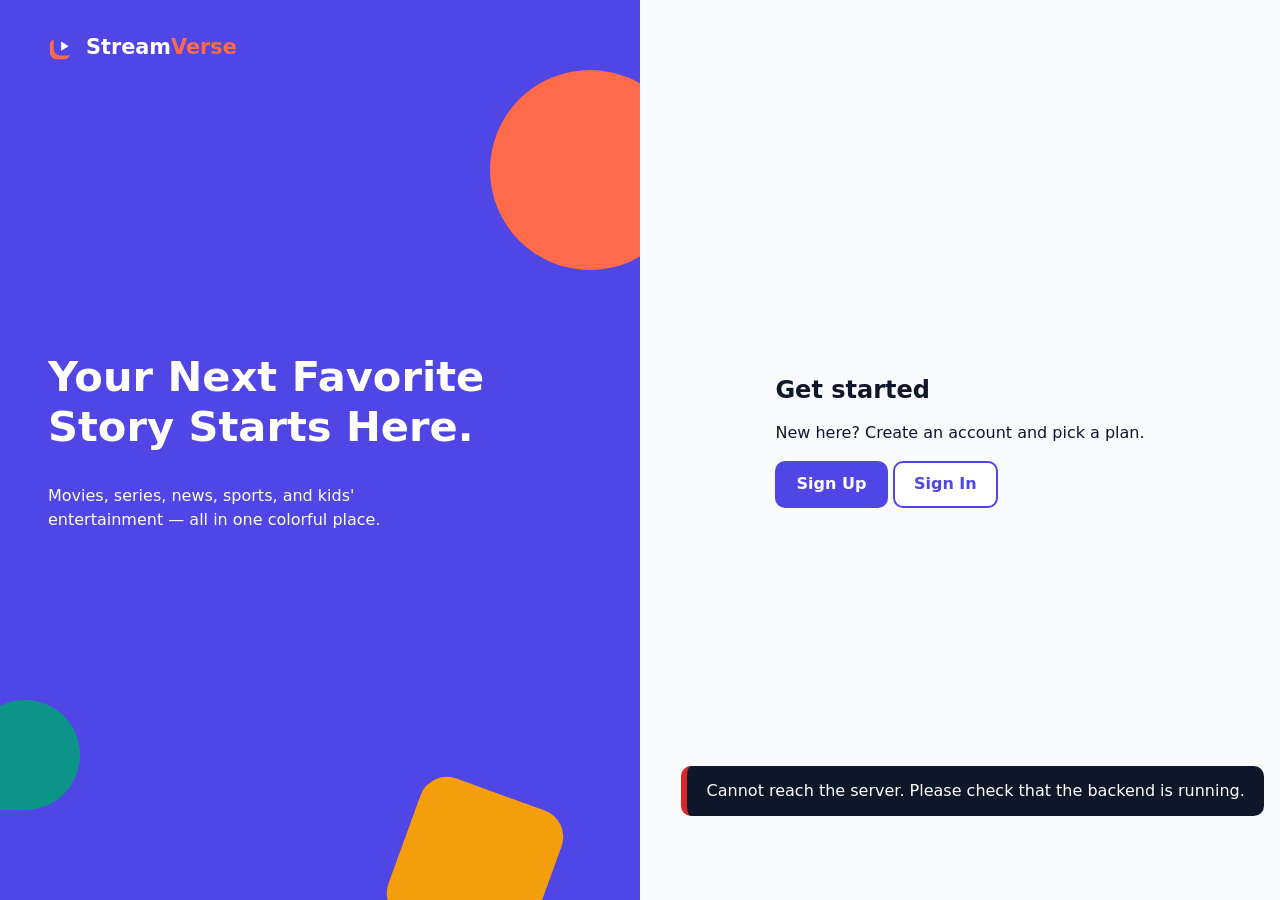
<file: frontend/index.html>
<!doctype html>
<html lang="en">
  <head>
    <meta charset="utf-8" />
    <meta name="viewport" content="width=device-width,initial-scale=1" />
    <title>StreamVerse – Welcome</title>
    <link rel="stylesheet" href="css/style.css" />
  </head>
  <body data-page="index">
    <div class="auth">
      <section class="aside">
        <a class="logo" href="index.html"></a><span class="sh s1"></span
        ><span class="sh s2"></span><span class="sh s3"></span>
        <h1>Your Next Favorite Story Starts Here.</h1>
        <p>
          Movies, series, news, sports, and kids' entertainment — all in one colorful
          place.
        </p>
      </section>
      <main class="form">
        <div>
          <h2>Get started</h2>
          <p>New here? Create an account and pick a plan.</p>
          <p>
            <a class="btn" href="signup.html">Sign Up</a>
            <a class="btn sec" href="login.html">Sign In</a>
          </p>
        </div>
      </main>
    </div>
    <script src="js/api.js"></script>
    <script src="js/app.js"></script>
  </body>
</html>
</file>
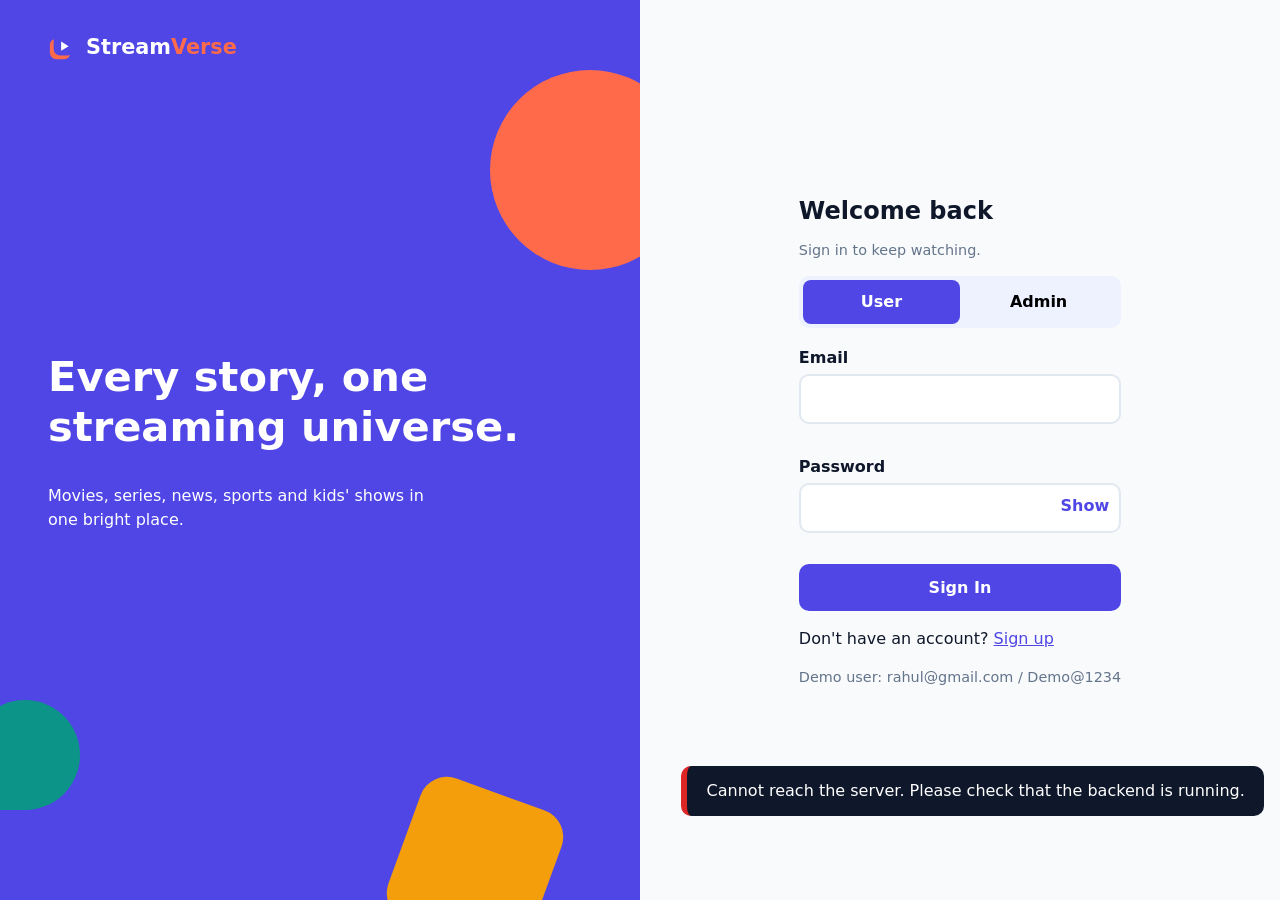
<file: frontend/admin.html>
<!doctype html>
<html lang="en">
  <head>
    <meta charset="utf-8" />
    <meta name="viewport" content="width=device-width,initial-scale=1" />
    <title>StreamVerse – Admin</title>
    <link rel="stylesheet" href="css/style.css" />
  </head>
  <body data-page="admin">
    <div class="adm">
      <aside class="side" id="side"></aside>
      <main id="main" style="width: 100%"></main>
    </div>
    <script src="js/api.js"></script>
    <script src="js/app.js"></script>
  </body>
</html>
</file>
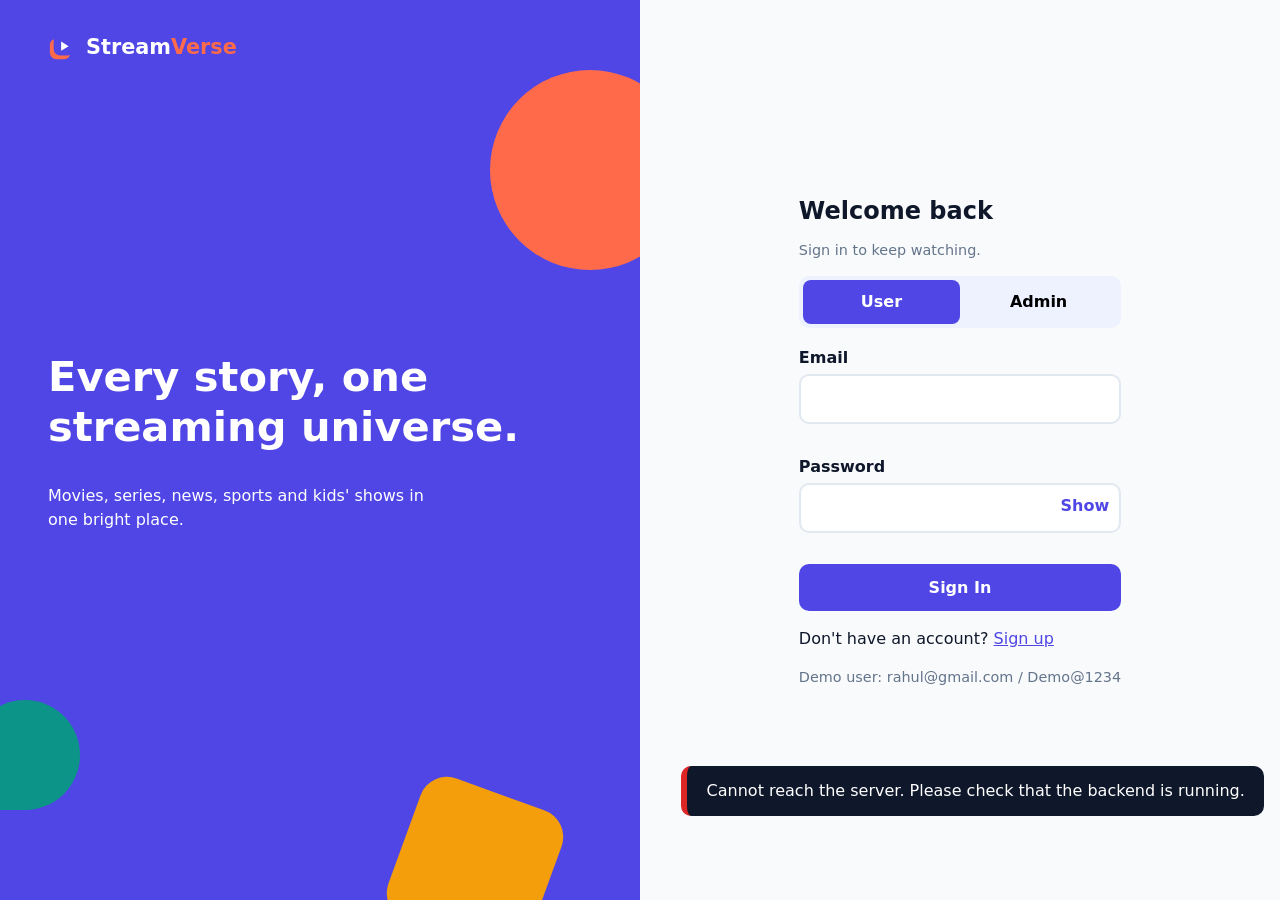
<file: frontend/browse.html>
<!doctype html>
<html lang="en">
  <head>
    <meta charset="utf-8" />
    <meta name="viewport" content="width=device-width,initial-scale=1" />
    <title>StreamVerse – Browse</title>
    <link rel="stylesheet" href="css/style.css" />
  </head>
  <body data-page="browse">
    <header class="nav" id="nav"></header>
    <main>
      <section class="hero">
        <span class="sh s1"></span><span class="sh s2"></span>
        <h1>Your Next Favorite Story Starts Here.</h1>
        <p>
          Movies, series, news, sports, and kids' entertainment — all in one colorful
          place.
        </p>
        <button class="btn co" id="go">Explore Categories</button>
      </section>
      <div id="ban"></div>
      <div class="bar">
        <div
          class="chips"
          id="chips"
          role="group"
          aria-label="Categories"
          style="flex: 1"
        ></div>
        <input
          id="q"
          type="search"
          placeholder="Search titles…"
          aria-label="Search titles"
        />
      </div>
      <div class="grid" id="grid"></div>
    </main>
    <script src="js/api.js"></script>
    <script src="js/app.js"></script>
  </body>
</html>
</file>
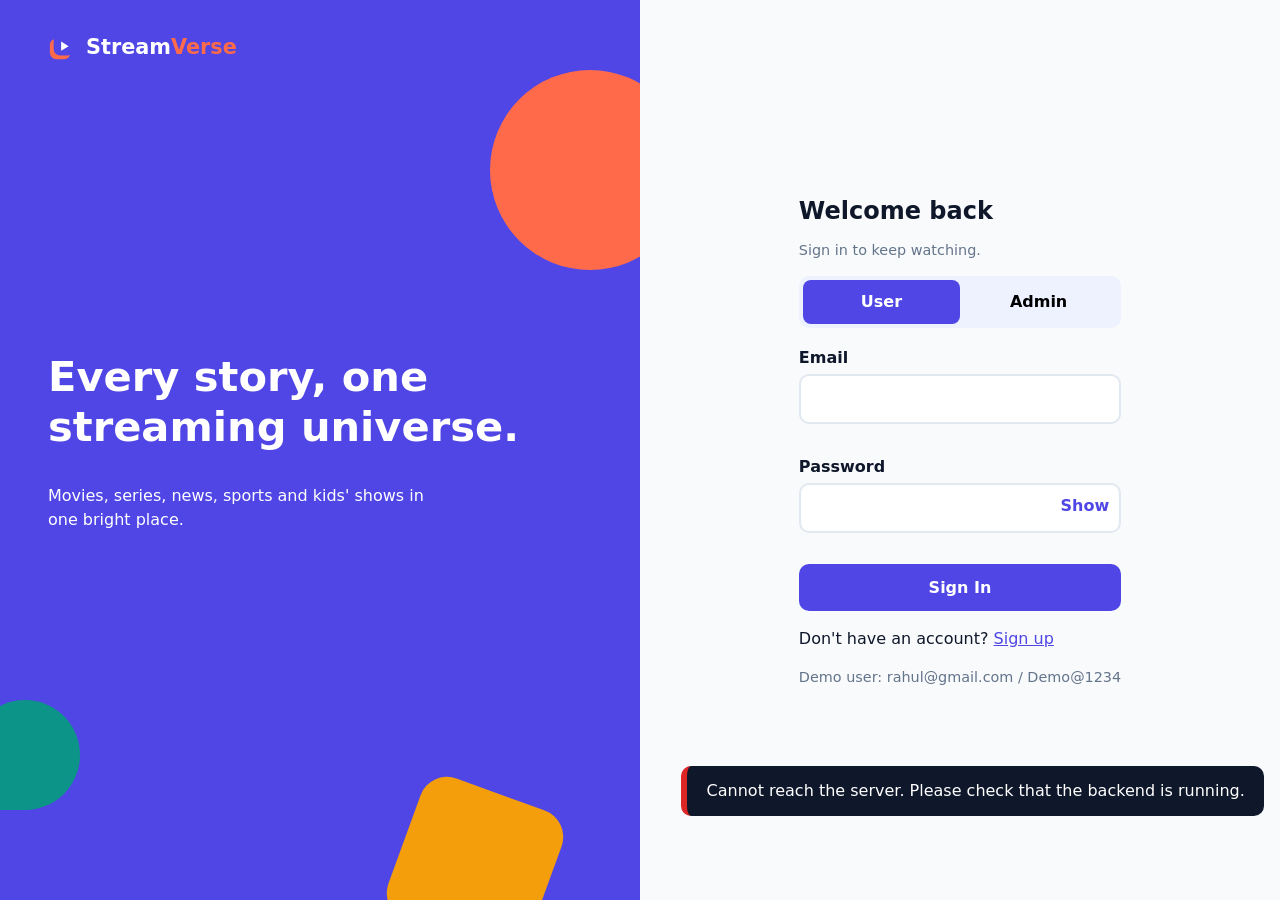
<file: frontend/login.html>
<!doctype html>
<html lang="en">
  <head>
    <meta charset="utf-8" />
    <meta name="viewport" content="width=device-width,initial-scale=1" />
    <title>StreamVerse – Sign In</title>
    <link rel="stylesheet" href="css/style.css" />
  </head>
  <body data-page="login">
    <div class="auth">
      <section class="aside">
        <a class="logo" href="index.html"></a><span class="sh s1"></span
        ><span class="sh s2"></span><span class="sh s3"></span>
        <h1>Every story, one streaming universe.</h1>
        <p>Movies, series, news, sports and kids' shows in one bright place.</p>
      </section>
      <main class="form"><div id="card"></div></main>
    </div>
    <script src="js/api.js"></script>
    <script src="js/app.js"></script>
  </body>
</html>
</file>
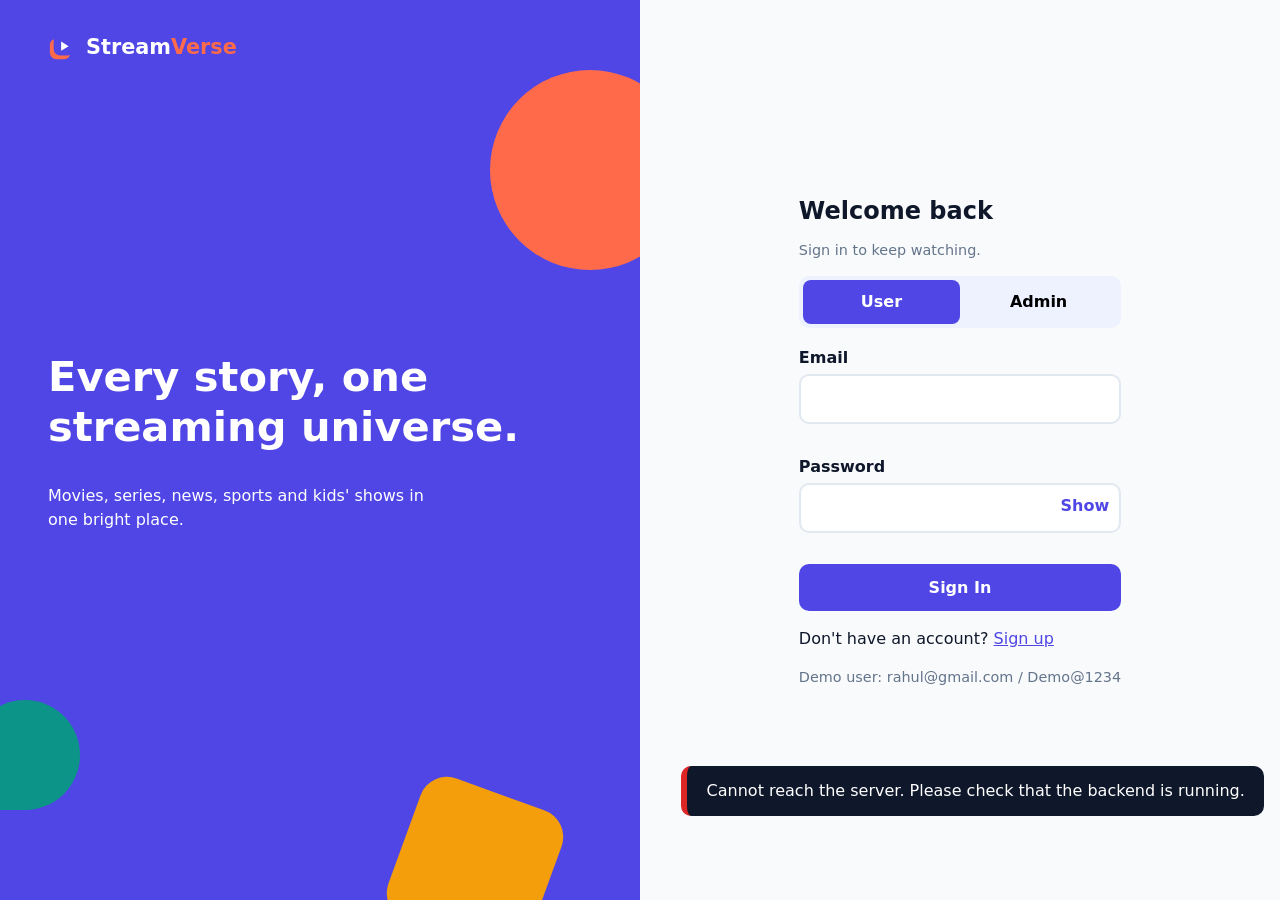
<file: frontend/my-subscription.html>
<!doctype html>
<html lang="en">
  <head>
    <meta charset="utf-8" />
    <meta name="viewport" content="width=device-width,initial-scale=1" />
    <title>StreamVerse – Profile & Subscription</title>
    <link rel="stylesheet" href="css/style.css" />
  </head>
  <body data-page="profile">
    <header class="nav" id="nav"></header>
    <main>
      <h1>Your profile</h1>
      <div id="pf"></div>
    </main>
    <script src="js/api.js"></script>
    <script src="js/app.js"></script>
  </body>
</html>
</file>
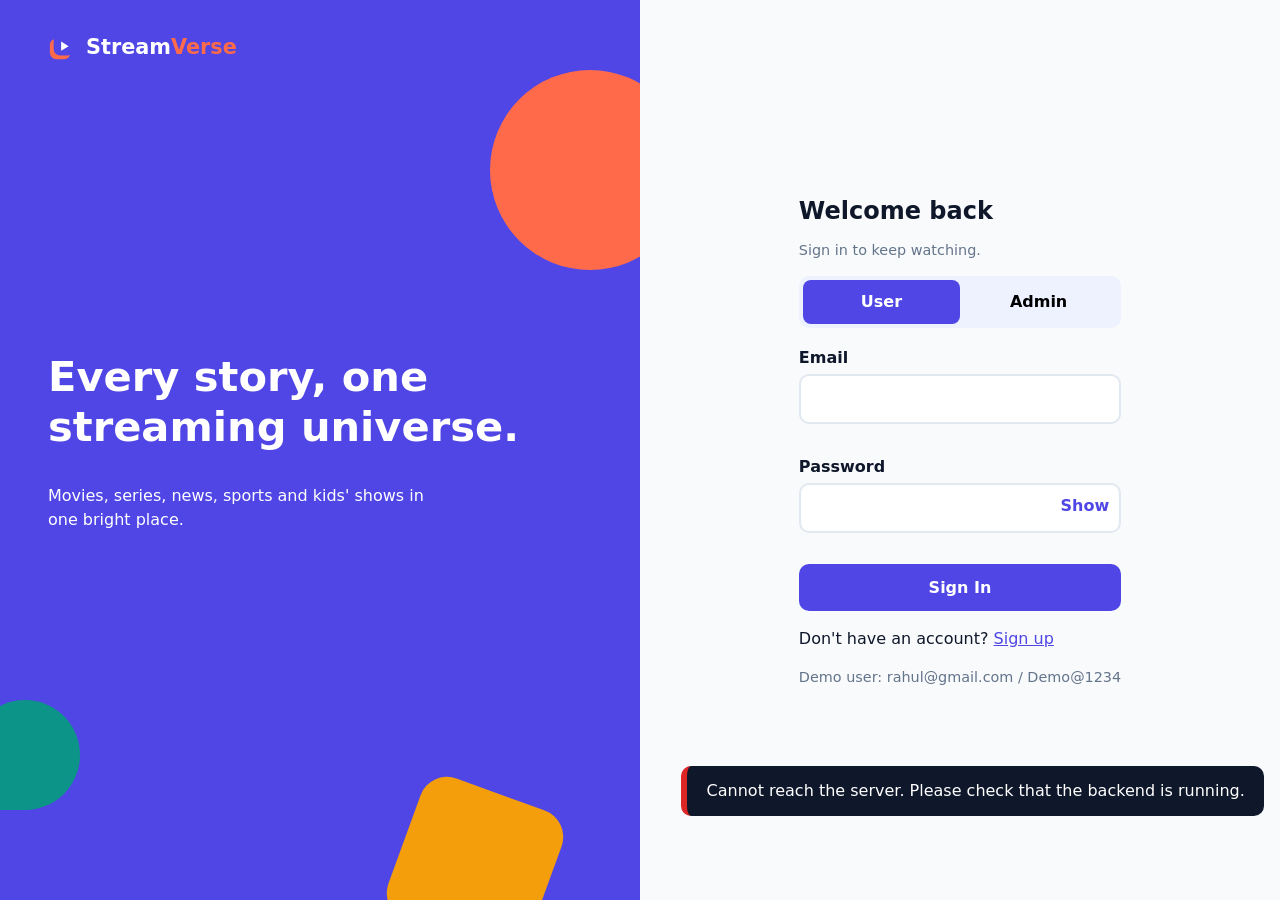
<file: frontend/plans.html>
<!doctype html>
<html lang="en">
  <head>
    <meta charset="utf-8" />
    <meta name="viewport" content="width=device-width,initial-scale=1" />
    <title>StreamVerse – Plans</title>
    <link rel="stylesheet" href="css/style.css" />
  </head>
  <body data-page="plans">
    <header class="nav" id="nav"></header>
    <main>
      <h1>Choose your plan</h1>
      <p class="meta">Pick what fits. You can change it later.</p>
      <div class="plans" id="pl" style="margin-top: 28px"></div>
      <p id="after" hidden><a class="btn" href="browse.html">Start watching</a></p>
    </main>
    <script src="js/api.js"></script>
    <script src="js/app.js"></script>
  </body>
</html>
</file>
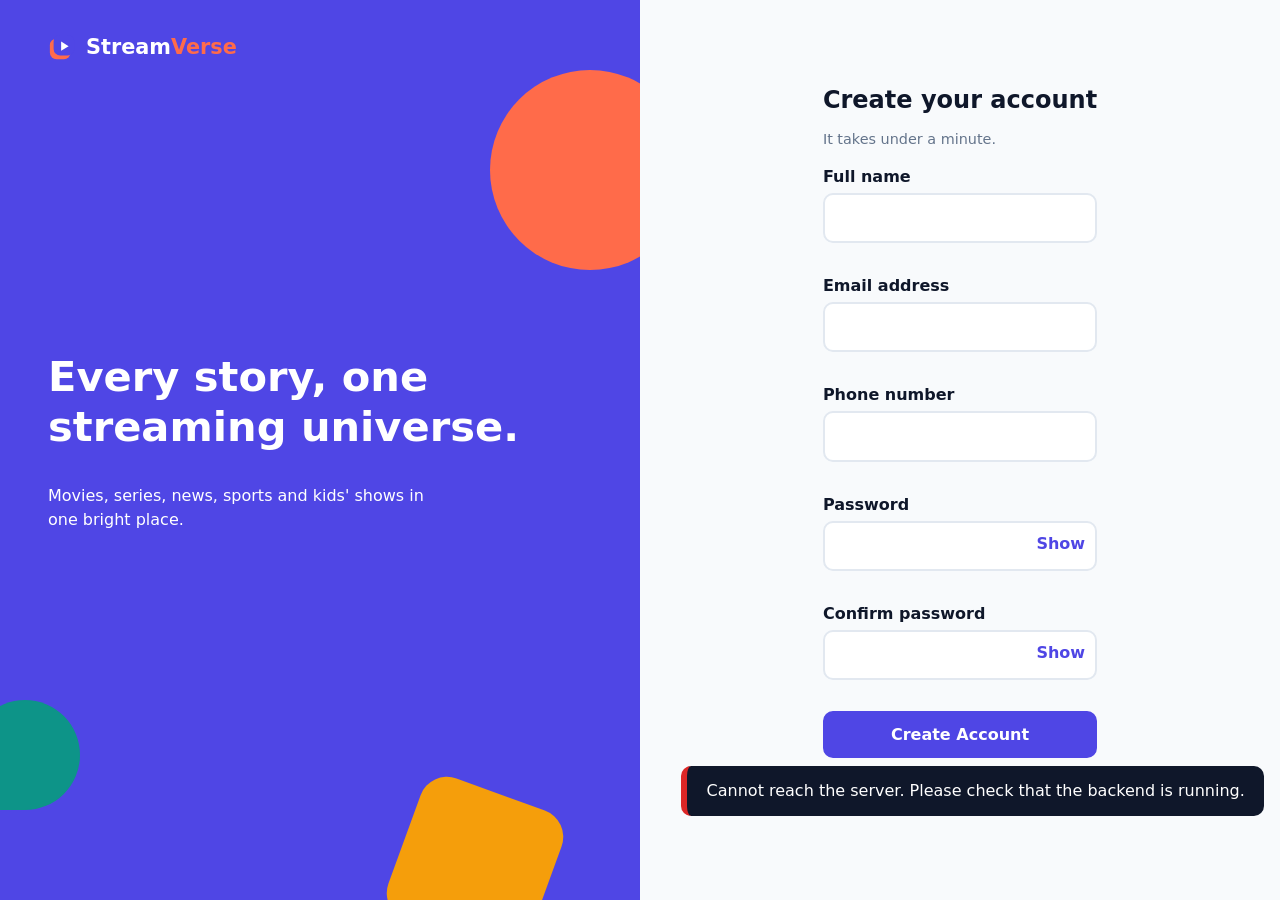
<file: frontend/signup.html>
<!doctype html>
<html lang="en">
  <head>
    <meta charset="utf-8" />
    <meta name="viewport" content="width=device-width,initial-scale=1" />
    <title>StreamVerse – Sign Up</title>
    <link rel="stylesheet" href="css/style.css" />
  </head>
  <body data-page="signup">
    <div class="auth">
      <section class="aside">
        <a class="logo" href="index.html"></a><span class="sh s1"></span
        ><span class="sh s2"></span><span class="sh s3"></span>
        <h1>Every story, one streaming universe.</h1>
        <p>Movies, series, news, sports and kids' shows in one bright place.</p>
      </section>
      <main class="form"><div id="card"></div></main>
    </div>
    <script src="js/api.js"></script>
    <script src="js/app.js"></script>
  </body>
</html>
</file>
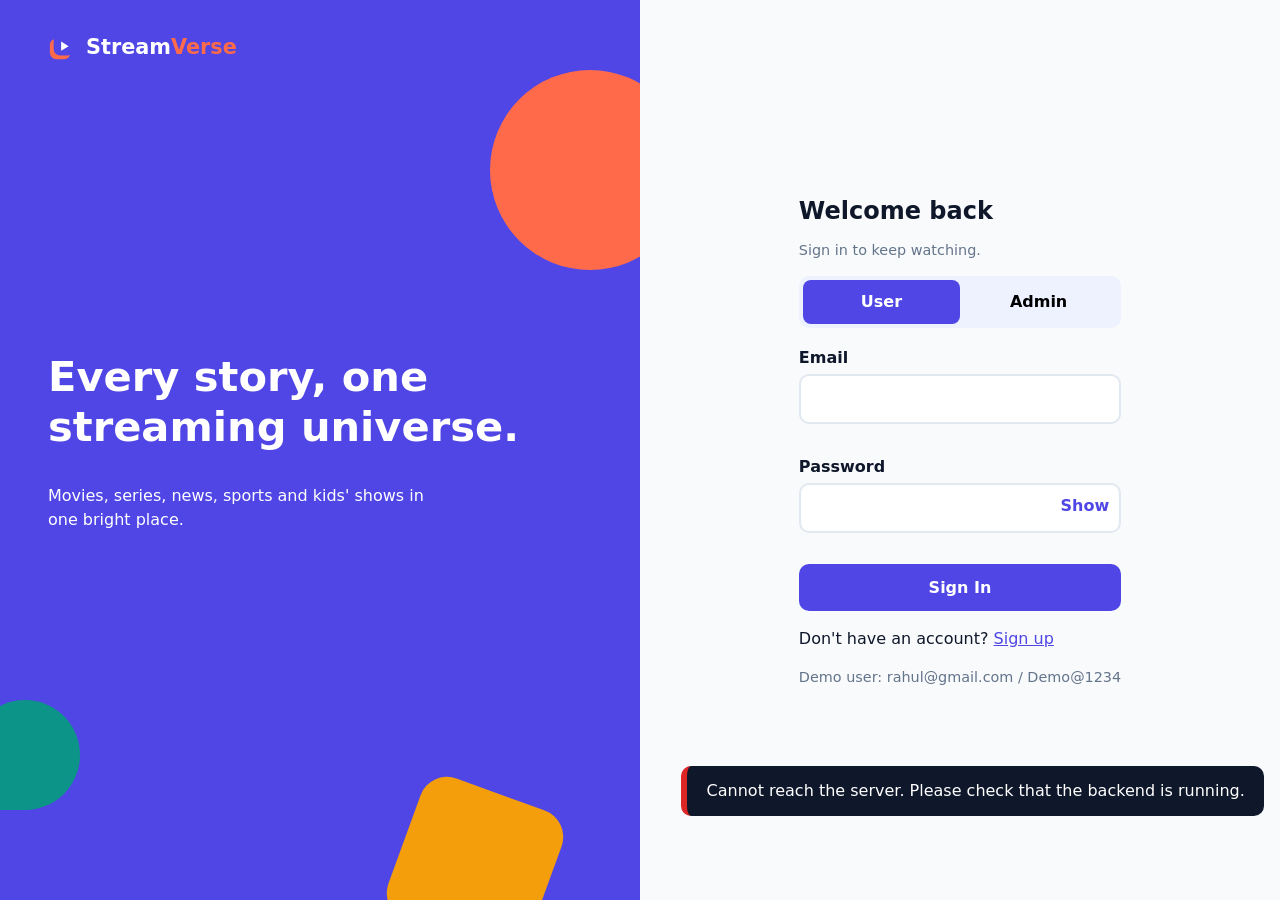
<file: frontend/watch-history.html>
<!doctype html>
<html lang="en">
  <head>
    <meta charset="utf-8" />
    <meta name="viewport" content="width=device-width,initial-scale=1" />
    <title>StreamVerse – Watch History</title>
    <link rel="stylesheet" href="css/style.css" />
  </head>
  <body data-page="history">
    <header class="nav" id="nav"></header>
    <main>
      <h1>Watch History</h1>
      <div class="tabs">
        <button class="chip" data-t="All">All</button
        ><button class="chip" data-t="In Progress">In Progress</button
        ><button class="chip" data-t="Completed">Completed</button>
      </div>
      <div id="list"></div>
    </main>
    <script src="js/api.js"></script>
    <script src="js/app.js"></script>
  </body>
</html>
</file>
<file: frontend/css/style.css>
:root {
  --p: #4f46e5;
  --ph: #4338ca;
  --co: #ff6b4a;
  --te: #0d9488;
  --am: #f59e0b;
  --re: #dc2626;
  --pk: #db2777;
  --ink: #0f172a;
  --mut: #64748b;
  --bg: #f8fafc;
  --ln: #e2e8f0;
  --r: 14px;
}
* {
  box-sizing: border-box;
}
body {
  margin: 0;
  font:
    16px/1.5 "Segoe UI",
    system-ui,
    sans-serif;
  color: var(--ink);
  background: var(--bg);
}
h1,
h2,
h3 {
  margin: 0 0 0.4em;
  line-height: 1.2;
}
a {
  color: var(--p);
}
button,
input,
select {
  font: inherit;
}
:focus-visible {
  outline: 3px solid var(--am);
  outline-offset: 2px;
}
.c-Movies {
  --ac: #4f46e5;
}
.c-Series {
  --ac: #ff6b4a;
}
.c-News {
  --ac: #0d9488;
}
.c-Sports {
  --ac: #d97706;
}
.c-Kids {
  --ac: #db2777;
}
.btn {
  display: inline-block;
  border: 2px solid var(--p);
  background: var(--p);
  color: #fff;
  padding: 0.6em 1.2em;
  border-radius: 10px;
  font-weight: 600;
  cursor: pointer;
  text-decoration: none;
  min-height: 44px;
}
.btn:hover {
  background: var(--ph);
  border-color: var(--ph);
}
.btn:active {
  transform: scale(0.97);
}
.btn.sec {
  background: #fff;
  color: var(--p);
}
.btn.sec:hover {
  background: #eef2ff;
}
.btn.co {
  background: var(--co);
  border-color: var(--co);
}
.btn.del {
  background: var(--re);
  border-color: var(--re);
}
.btn.sm {
  padding: 0.3em 0.8em;
  min-height: 34px;
  font-size: 0.9rem;
}
.btn:disabled {
  opacity: 0.6;
  cursor: wait;
}
.logo {
  display: flex;
  align-items: center;
  gap: 8px;
  font-size: 1.3rem;
  text-decoration: none;
  color: var(--ink);
}
.logo span {
  color: var(--co);
}
.fld {
  margin-bottom: 14px;
}
.fld label {
  display: block;
  font-weight: 600;
  margin-bottom: 4px;
}
.fld input,
.fld select {
  width: 100%;
  padding: 0.7em 0.9em;
  border: 2px solid var(--ln);
  border-radius: 10px;
  background: #fff;
  min-height: 46px;
}
.fld input:focus,
.fld select:focus {
  border-color: var(--p);
  outline: none;
}
.fld.bad input {
  border-color: var(--re);
}
.err {
  color: var(--re);
  font-size: 0.88rem;
  min-height: 1.2em;
}
.pw {
  position: relative;
}
.pw button {
  position: absolute;
  right: 6px;
  top: 5px;
  border: 0;
  background: none;
  color: var(--p);
  font-weight: 600;
  cursor: pointer;
  min-height: 36px;
}
.al {
  padding: 0.8em 1em;
  border-radius: 10px;
  margin-bottom: 14px;
  border: 2px solid;
}
.al.bad {
  background: #fef2f2;
  border-color: var(--re);
  color: #991b1b;
}
.al.ok {
  background: #f0fdfa;
  border-color: var(--te);
  color: #115e59;
}
.al.warn {
  background: #fffbeb;
  border-color: var(--am);
  color: #92400e;
}
.bd {
  display: inline-block;
  padding: 0.1em 0.7em;
  border-radius: 99px;
  font-size: 0.82rem;
  font-weight: 700;
  border: 2px solid;
}
.bd.ok {
  background: #ccfbf1;
  border-color: var(--te);
  color: #115e59;
}
.bd.warn {
  background: #fef3c7;
  border-color: var(--am);
  color: #92400e;
}
.bd.bad {
  background: #fee2e2;
  border-color: var(--re);
  color: #991b1b;
}
.bd.mut {
  background: #f1f5f9;
  border-color: var(--ln);
  color: var(--mut);
}
.cat {
  color: #fff;
  background: var(--ac);
  border-color: var(--ac);
}
.auth {
  display: grid;
  grid-template-columns: 1fr 1fr;
  min-height: 100vh;
}
.aside {
  background: var(--p);
  color: #fff;
  padding: 48px;
  position: relative;
  overflow: hidden;
  display: flex;
  flex-direction: column;
  justify-content: center;
}
.aside .logo {
  color: #fff;
  position: absolute;
  top: 32px;
  left: 48px;
}
.aside h1 {
  font-size: 2.6rem;
  position: relative;
  z-index: 1;
}
.aside p {
  max-width: 380px;
  position: relative;
  z-index: 1;
}
.sh {
  position: absolute;
  border-radius: 28px;
}
.s1 {
  width: 200px;
  height: 200px;
  background: var(--co);
  right: -50px;
  top: 70px;
  border-radius: 50%;
}
.s2 {
  width: 150px;
  height: 150px;
  background: var(--am);
  right: 90px;
  bottom: -40px;
  transform: rotate(20deg);
}
.s3 {
  width: 110px;
  height: 110px;
  background: var(--te);
  left: -30px;
  bottom: 90px;
  border-radius: 50% 50% 50% 0;
}
.form {
  display: flex;
  align-items: center;
  justify-content: center;
  padding: 32px;
}
.form > div {
  width: 100%;
  max-width: 420px;
}
.seg {
  display: flex;
  background: #eef2ff;
  border-radius: 10px;
  padding: 4px;
  margin-bottom: 18px;
}
.seg button {
  flex: 1;
  border: 0;
  background: none;
  padding: 0.6em;
  border-radius: 8px;
  font-weight: 600;
  cursor: pointer;
  min-height: 44px;
}
.seg .on {
  background: var(--p);
  color: #fff;
}
header.nav {
  position: sticky;
  top: 0;
  z-index: 20;
  background: #fff;
  border-bottom: 2px solid var(--ln);
  display: flex;
  align-items: center;
  gap: 20px;
  padding: 10px 24px;
  flex-wrap: wrap;
}
.nav nav {
  display: flex;
  gap: 6px;
  flex: 1;
}
.nav nav a {
  padding: 0.5em 0.9em;
  border-radius: 8px;
  text-decoration: none;
  color: var(--ink);
  font-weight: 600;
}
.nav nav a.on {
  background: var(--p);
  color: #fff;
}
.av {
  width: 38px;
  height: 38px;
  border-radius: 50%;
  background: var(--co);
  color: #fff;
  display: grid;
  place-items: center;
  font-weight: 700;
}
main {
  max-width: 1100px;
  margin: 0 auto;
  padding: 24px;
}
.hero {
  background: var(--p);
  color: #fff;
  border-radius: 24px;
  padding: 48px;
  margin-bottom: 24px;
  position: relative;
  overflow: hidden;
}
.hero h1 {
  font-size: 2.5rem;
  max-width: 560px;
}
.hero p {
  max-width: 480px;
}
.hero .s1 {
  width: 160px;
  height: 160px;
  top: -30px;
}
.hero .s2 {
  bottom: -50px;
  right: 200px;
}
.chips {
  display: flex;
  gap: 8px;
  flex-wrap: wrap;
  margin: 16px 0;
}
.chip {
  border: 2px solid var(--ac, var(--ln));
  background: #fff;
  color: var(--ink);
  padding: 0.45em 1em;
  border-radius: 99px;
  font-weight: 600;
  cursor: pointer;
  min-height: 40px;
}
.chip[aria-pressed="true"] {
  background: var(--ac, var(--ink));
  color: #fff;
}
.bar {
  display: flex;
  gap: 12px;
  flex-wrap: wrap;
  align-items: center;
}
.bar input,
.bar select {
  padding: 0.55em 0.9em;
  border: 2px solid var(--ln);
  border-radius: 10px;
  min-height: 42px;
  background: #fff;
}
.grid {
  display: grid;
  grid-template-columns: repeat(auto-fill, minmax(250px, 1fr));
  gap: 16px;
}
.card {
  background: #fff;
  border: 2px solid var(--ln);
  border-top: 6px solid var(--ac);
  border-radius: var(--r);
  padding: 16px;
  display: flex;
  flex-direction: column;
  gap: 8px;
  transition: 0.15s;
}
.card:hover {
  transform: translateY(-4px);
  border-color: var(--ac);
  box-shadow: 6px 6px 0 var(--ac);
}
.card h3 {
  font-size: 1.15rem;
}
.card:nth-child(3n + 2) h3 {
  font-size: 1.25rem;
}
.meta {
  color: var(--mut);
  font-size: 0.9rem;
}
.rt {
  margin-left: auto;
  font-weight: 700;
  color: #b45309;
}
.card .btn {
  margin-top: auto;
  background: var(--ac);
  border-color: var(--ac);
  text-align: center;
}
.sk {
  height: 190px;
  border-radius: var(--r);
  background: #e2e8f0;
  animation: pu 1s infinite alternate;
}
@keyframes pu {
  to {
    opacity: 0.4;
  }
}
@media (prefers-reduced-motion: reduce) {
  * {
    animation: none !important;
    transition: none !important;
  }
}
.empty {
  text-align: center;
  padding: 48px 16px;
  background: #fff;
  border: 2px dashed var(--ln);
  border-radius: var(--r);
}
.ov {
  position: fixed;
  inset: 0;
  background: rgba(15, 23, 42, 0.65);
  display: grid;
  place-items: center;
  padding: 16px;
  z-index: 50;
}
.md {
  background: #fff;
  border-radius: 20px;
  padding: 24px;
  width: 100%;
  max-width: 480px;
  max-height: 92vh;
  overflow: auto;
  border: 3px solid var(--ink);
}
.pl {
  background: var(--ink);
  border-radius: 14px;
  height: 150px;
  display: grid;
  place-items: center;
  margin: 14px 0;
}
.pl i {
  width: 64px;
  height: 64px;
  border-radius: 50%;
  background: var(--co);
  display: grid;
  place-items: center;
  color: #fff;
  font-style: normal;
  font-size: 1.6rem;
}
.pg {
  height: 12px;
  background: var(--ln);
  border-radius: 9px;
  overflow: hidden;
  min-width: 90px;
  flex: 1;
}
.pg b {
  display: block;
  height: 100%;
  background: var(--te);
}
.toast {
  position: fixed;
  bottom: 84px;
  right: 16px;
  background: var(--ink);
  color: #fff;
  padding: 0.8em 1.2em;
  border-radius: 10px;
  z-index: 99;
  border-left: 6px solid var(--te);
}
.toast.bad {
  border-color: var(--re);
}
.plans {
  display: grid;
  grid-template-columns: repeat(3, 1fr);
  gap: 20px;
  align-items: stretch;
}
.plan {
  background: #fff;
  border: 2px solid var(--ln);
  border-radius: 20px;
  padding: 24px;
  display: flex;
  flex-direction: column;
  gap: 8px;
  position: relative;
}
.plan.pop {
  border-color: var(--co);
  border-width: 3px;
}
.plan.sel {
  outline: 4px solid var(--te);
}
.plan .price {
  font-size: 2.4rem;
  font-weight: 800;
}
.plan ul {
  padding-left: 18px;
  margin: 8px 0;
  flex: 1;
}
.tag {
  position: absolute;
  top: -14px;
  right: 18px;
  background: var(--co);
  color: #fff;
  border-radius: 99px;
  padding: 0.15em 0.9em;
  font-weight: 700;
  font-size: 0.85rem;
}
.row {
  display: flex;
  gap: 14px;
  align-items: center;
  background: #fff;
  border: 2px solid var(--ln);
  border-radius: 12px;
  padding: 12px 16px;
  margin-bottom: 10px;
  flex-wrap: wrap;
}
.row .t {
  flex: 2;
  min-width: 180px;
}
.row .pgw {
  flex: 1;
  min-width: 140px;
  display: flex;
  gap: 8px;
  align-items: center;
}
.tabs {
  display: flex;
  gap: 8px;
  margin: 14px 0;
  flex-wrap: wrap;
}
.sec2 {
  background: #fff;
  border: 2px solid var(--ln);
  border-radius: var(--r);
  padding: 20px;
  margin-bottom: 16px;
}
.kv {
  display: grid;
  grid-template-columns: 140px 1fr;
  gap: 6px;
}
.kv dt {
  color: var(--mut);
}
.kv dd {
  margin: 0;
  font-weight: 600;
}
.acts {
  display: flex;
  gap: 10px;
  flex-wrap: wrap;
}
.adm {
  display: grid;
  grid-template-columns: 230px 1fr;
  min-height: 100vh;
}
.side {
  background: var(--ink);
  color: #fff;
  padding: 20px;
  display: flex;
  flex-direction: column;
  gap: 6px;
}
.side .logo {
  color: #fff;
  margin-bottom: 16px;
}
.side button {
  text-align: left;
  border: 0;
  background: none;
  color: #cbd5e1;
  padding: 0.7em 1em;
  border-radius: 8px;
  cursor: pointer;
  font-weight: 600;
  min-height: 44px;
}
.side button.on {
  background: var(--co);
  color: #fff;
}
.side button:hover {
  background: #334155;
}
.stats {
  display: grid;
  grid-template-columns: repeat(auto-fit, minmax(170px, 1fr));
  gap: 14px;
  margin: 16px 0;
}
.st {
  background: #fff;
  border: 2px solid var(--ln);
  border-left: 6px solid var(--ac, var(--p));
  border-radius: 12px;
  padding: 14px;
}
.st b {
  font-size: 2rem;
  display: block;
}
.tw {
  overflow-x: auto;
  background: #fff;
  border: 2px solid var(--ln);
  border-radius: 12px;
}
table {
  width: 100%;
  border-collapse: collapse;
}
th,
td {
  padding: 10px 14px;
  text-align: left;
  border-bottom: 1px solid var(--ln);
  white-space: nowrap;
}
th {
  background: #eef2ff;
  font-size: 0.88rem;
}
.pgn {
  display: flex;
  gap: 8px;
  align-items: center;
  margin-top: 12px;
  justify-content: flex-end;
}
.hb {
  display: flex;
  align-items: center;
  gap: 10px;
  margin: 8px 0;
}
.hb span:first-child {
  width: 90px;
}
.hb i {
  display: block;
  height: 20px;
  background: var(--ac, var(--p));
  border-radius: 5px;
}
@media (max-width: 800px) {
  .auth,
  .adm,
  .plans {
    grid-template-columns: 1fr;
  }
  .aside {
    padding: 90px 24px 32px;
  }
  .aside h1 {
    font-size: 1.8rem;
  }
  .s1,
  .s2 {
    display: none;
  }
  .hero {
    padding: 28px;
  }
  .hero h1 {
    font-size: 1.8rem;
  }
  .nav nav {
    position: fixed;
    bottom: 0;
    left: 0;
    right: 0;
    background: #fff;
    border-top: 2px solid var(--ln);
    justify-content: space-around;
    padding: 6px;
    z-index: 30;
  }
  .nav nav a {
    font-size: 0.85rem;
  }
  main {
    padding: 16px 16px 90px;
  }
  .side {
    flex-direction: row;
    overflow-x: auto;
    padding: 10px;
  }
  .side .logo {
    display: none;
  }
  .side button {
    white-space: nowrap;
  }
  .toast {
    bottom: 90px;
  }
}
</file>
